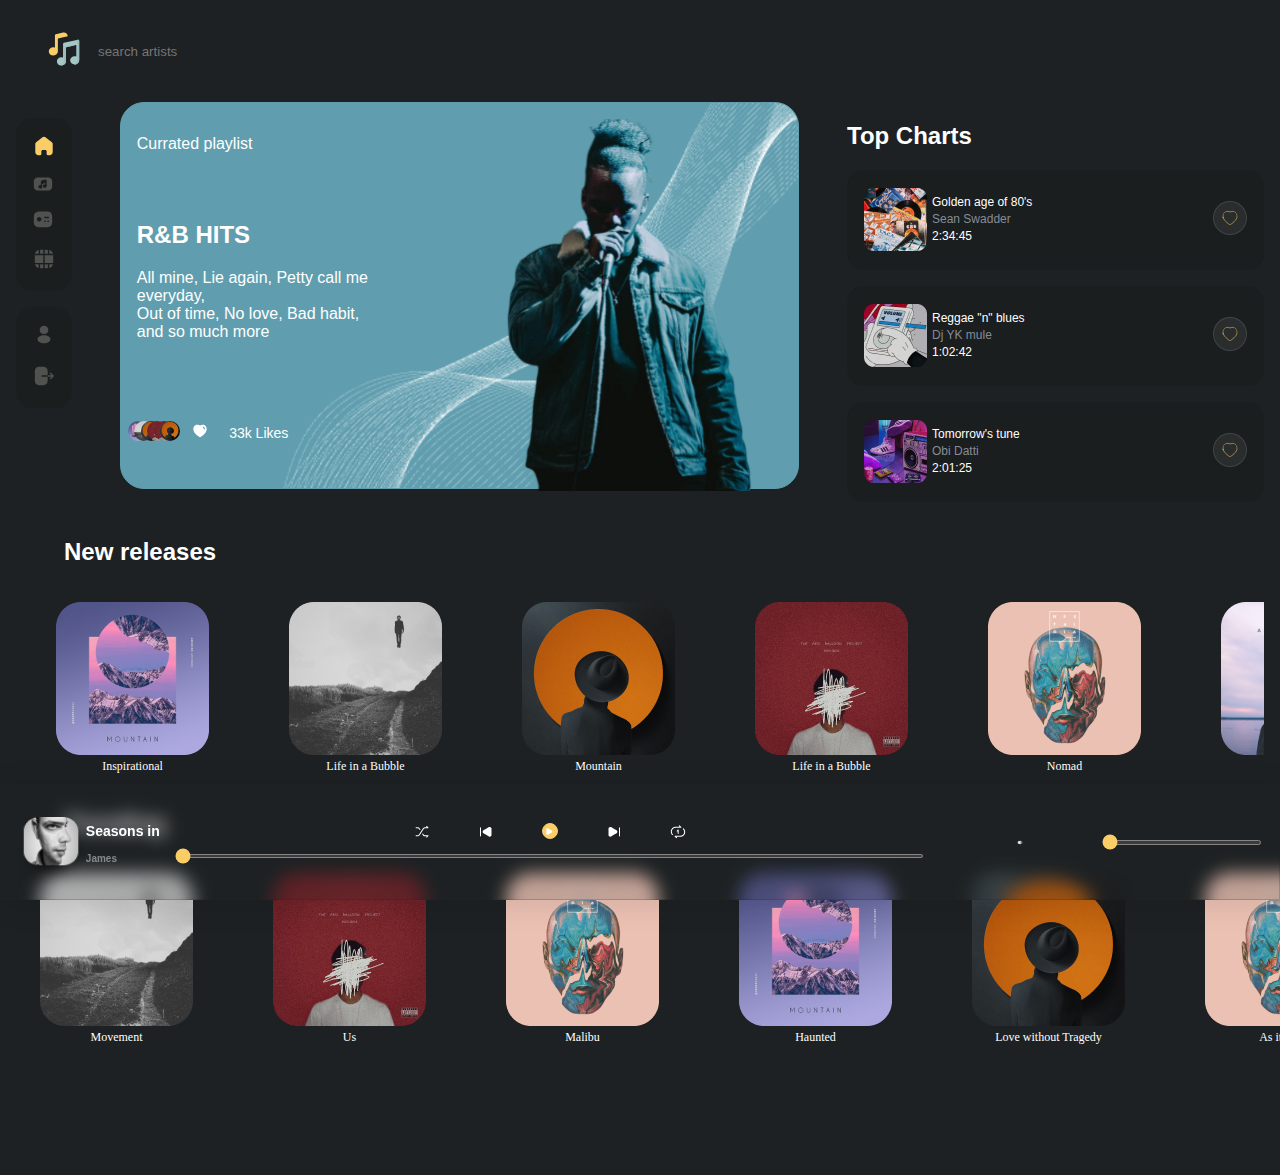
<file: Musica/index.html>
<!DOCTYPE html>
<html>

<head>
    <meta charset="utf-8">
    <meta name="viewport" content="width=device-width, initial-scale=1.0">
    <title>Musica</title>
    <link rel="stylesheet" href="index.css">
    <link rel="preconnect" href="https://fonts.googleapis.com">
    <linK rel="icon" type="images/x-icon" href="images/logo.svg">

</head>

<body>
    <div class="top-nav">
        <div>
            <button class="burger-menu">
                <img src="images/icons/menu 1.svg" alt="menu-icon" class="menu-icon">
            </button>
        </div>
        <div>
            <img src="images/logo.svg">
        </div>

        <div class="search">
            <svg width="16" height="16" viewBox="0 0 16 16" fill="none" xmlns="http://www.w3.org/2000/svg">
                <path
                    d="M7.33333 12.6667C10.2789 12.6667 12.6667 10.2789 12.6667 7.33333C12.6667 4.38781 10.2789 2 7.33333 2C4.38781 2 2 4.38781 2 7.33333C2 10.2789 4.38781 12.6667 7.33333 12.6667Z"
                    stroke="white" stroke-opacity="0.25" stroke-width="1.33333" stroke-linecap="round"
                    stroke-linejoin="round" />
                <path d="M14 14L11.1 11.1" stroke="white" stroke-opacity="0.25" stroke-width="1.33333"
                    stroke-linecap="round" stroke-linejoin="round" />
            </svg>
            <input type="search" placeholder="search artists">
        </div>
    </div>
    <main>
        <div class="mobile-nav">
            <div class="mobile-icon">
                <div>
                    <a href="index.html"><img src="images/icons/Home.svg" alt="home icon"></a>
                </div>
                <div>
                    <p>Home</p>
                </div>
            </div>
            <div class="mobile-icon">
                <div>
                    <a href="playlist.html"><img src="images/icons/playlist.svg" alt="playlist icon"></a>
                </div>
                <div>
                    <p>My Collection</p>
                </div>
            </div>
            <div class="mobile-icon">
                <div>
                    <a><img src="images/icons/radio.svg" alt="radio icon"></a>
                </div>
                <div>
                    <p>Radio</p>
                </div>
            </div>
            <div class="mobile-icon">
                <div>
                    <a><img src="images/icons/videos.svg" alt="video icon"></a>
                </div>
                <div>
                    <p>Video</p>
                </div>
            </div>
            <div class="mobile-icon">
                <div>
                    <a><img src="images/icons/profile.svg" alt="profile icon"></a>
                </div>
                <div>
                    <p>Profile</p>
                </div>
            </div>
            <div class="mobile-icon">
                <div>
                    <a><img src="images/icons/Logout.svg" alt="logout icon"></a>
                </div>
                <div>
                    <p>Log Out</p>
                </div>
            </div>
        </div>
        </div>
        <div class="section">
            <div class="icons-section">

                <div class="icon">
                    <div>
                        <a href="index.html"><img src="images/icons/Home.svg" alt="home icon"></a>
                    </div>
                    <div>
                        <a href="playlist.html"><img src="images/icons/playlist.svg" alt="playlist icon"></a>
                    </div>
                    <div>
                        <a><img src="images/icons/radio.svg" alt="radio icon"></a>
                    </div>
                    <div>
                        <a><img src="images/icons/videos.svg" alt="video icon"></a>
                    </div>

                </div>
                <div class="icon">
                    <div>
                        <a><img src="images/icons/profile.svg" alt="profile icon"></a>
                    </div>
                    <div>
                        <a><img src="images/icons/Logout.svg" alt="logout icon"></a>
                    </div>
                </div>

            </div>
            <div class="hero">
                <div>
                    <p class="currated-playlist">Currated playlist</p>
                    <h2 class="hits">R&B HITS</h2>
                    <p>All mine, Lie again, Petty call me everyday,<span>
                            Out of time, No love, Bad habit,</span> and so much more </p>
                    <div class="hero-btm">
                        <div>
                            <img src="images/Rectangle 14 (1).png" class="disc">
                            <img src="images/Rectangle 14 (2).png" class="disc">
                            <img src="images/Rectangle 14 (3).png" class="disc">
                            <img src="images/Rectangle 14 (4).png" class="disc">
                            <img src="images/Rectangle 14 (4).png" class="disc">
                            <img src="images/Rectangle 14 (3).png" class="disc">
                        </div>
                        <div>
                            <img src="images/icons/heart(2).svg">
                        </div>
                        <div>
                            <p>33k Likes</p>
                        </div>
                    </div>
                </div>
                <div>
                    <img src="images/Pexels Photo by Eric Esma.png" alt="Eric Esma" class="hero-artist">
                </div>
            </div>

            <div class="left-section">
                <h2>Top Charts</h2>
                <div class="parent-section">
                    <div class="child-section">
                        <div class="thumbnail">

                            <div><img src="images/Rectangle 17.png"></div>

                            <div>
                                <div class="desc">
                                    <p>Golden age of 80's</p>
                                    <p class="desc-artist">Sean Swadder</p>
                                    <p>2:34:45</p>
                                </div>
                            </div>
                        </div>
                        <div>
                            <div><img src="images/icons/Stroke-1.svg" alt="heart" class="heart"></div>
                        </div>
                    </div>

                    <div class="child-section">
                        <div class="thumbnail">
                            <div>
                                <img src="images/Rectangle 17 (1).png" alt="Reggae and Blues">
                            </div>
                            <div class="desc">
                                <p>Reggae "n" blues</p>
                                <p class="desc-artist">Dj YK mule </p>
                                <p>1:02:42</p>
                            </div>
                        </div>
                        <div>

                            <div><img src="images/icons/Stroke-1.svg" alt="heart" class="heart"></div>
                        </div>
                    </div>

                    <div class="child-section">
                        <div class="thumbnail">
                            <div>
                                <img src="images/Rectangle 17 (2).png" alt="Tomorrow's tune">
                            </div>
                            <div class="desc">
                                <p><a href="tomorrow's-tune.html">Tomorrow's tune</a></p>
                                <p class="desc-artist">Obi Datti</p>
                                <p>2:01:25</p>
                            </div>
                        </div>
                        <div>
                            <div><img src="images/icons/Stroke-1.svg" alt="heart" class="heart"></div>
                        </div>
                    </div>
                </div>
            </div>

    </main>
    <section class="releases">
        <h2>New releases</h2>
        <div class="section-two">
            <div>
                <figure>
                    <img src="images/Rectangle 14 (1).png" alt="inspirational">
                    <figcaption>Inspirational</figcaption>
                </figure>
            </div>
            <div>
                <figure>
                    <img src="images/Rectangle 14 (2).png" alt="Life in a bubble">
                    <figcaption>Life in a Bubble</figcaption>
                </figure>

            </div>
            <div>
                <figure>
                    <img src="images/Rectangle 14 (3).png" alt="Mountain">
                    <figcaption>Mountain</figcaption>
                </figure>

            </div>
            <div>
                <figure>
                    <img src="images/Rectangle 14 (4).png" alt="life in a bubble">
                    <figcaption>Life in a Bubble</figcaption>
                </figure>

            </div>
            <div>
                <figure>
                    <img src="images/Rectangle 14 (5).png" alt="Nomad">
                    <figcaption>Nomad</figcaption>
                </figure>
            </div>
            <div>
                <figure>
                    <img src="images/Rectangle 14.png" alt="Bounce">
                    <figcaption>Bounce</figcaption>
                </figure>
            </div>
            <div>
                <figure>
                    <img src="images/Rectangle 14 (1).png" alt="life in a bubble">
                    <figcaption>Life in a bubble</figcaption>
                </figure>
            </div>
            <div>
                <figure>
                    <img src="images/Rectangle 14 (2).png" alt="mountain">
                    <figcaption>Mountain</figcaption>
                </figure>
            </div>
            <div>
                <figure>
                    <img src="images/Rectangle 14 (6).png" alt="cloudy">
                    <figcaption>Cloudy</figcaption>
                </figure>
            </div>
        </div>

        <div class="trend-section">
            <h2>Trending</h2>
            <div class="trend">
                <div>
                    <figure>
                        <img src="images/Rectangle 14 (2).png" alt="movement">
                        <figcaption>Movement</figcaption>
                    </figure>
                </div>
                <div>
                    <figure>
                        <img src="images/Rectangle 14 (4).png" alt="us">
                        <figcaption>Us</figcaption>

                    </figure>
                </div>
                <div>
                    <figure>
                        <img src="images/Rectangle 14 (5).png" alt="Malibu">
                        <figcaption>Malibu</figcaption>
                    </figure>
                </div>
                <div>
                    <figure>
                        <img src="images/Rectangle 14 (1).png" alt="Haunted">
                        <figcaption>Haunted</figcaption>
                    </figure>
                </div>
                <div>
                    <figure>
                        <img src="images/Rectangle 14 (3).png" alt="Love without tragedy">
                        <figcaption>Love without Tragedy</figcaption>
                    </figure>
                </div>
                <div>
                    <figure>
                        <img src="images/Rectangle 14 (5).png" alt="As it was">
                        <figcaption>As it was</figcaption>
                    </figure>
                </div>
                <div>
                    <figure>
                        <img src="images/Rectangle 14.png" alt="Cozy">
                        <figcaption>Cozy</figcaption>
                    </figure>
                </div>
                <div>
                    <figure>
                        <img src="images/Rectangle 14 (1).png" alt="break my soul">
                        <figcaption>Break My soul</figcaption>
                    </figure>
                </div>
                <div>
                    <figure>
                        <img src="images/Rectangle 14 (2).png" alt="Unholy">
                        <figcaption>Unholy</figcaption>
                    </figure>
                </div>
                <div>
                    <figure>
                        <img src="images/Rectangle 14 (6).png" alt="Sativa">
                        <figcaption>Sativa</figcaption>
                    </figure>
                </div>
            </div>
        </div>
    </section>

    <section class="player">
        <div class="playing">
            <div>
                <img src="images/Rectangle 15.png">
            </div>
            <div>
                <p class="title">Seasons in</p>
                <p>James</p>
            </div>
        </div>
        <div>
            <div class="player-opt">
                <div>
                    <svg class="shuffle" width="16" height="17" viewBox="0 0 16 17" fill="none"
                        xmlns="http://www.w3.org/2000/svg">
                        <path
                            d="M14.5 12.7593C14.5 12.746 14.4933 12.7327 14.4933 12.7193C14.4867 12.666 14.48 12.6127 14.46 12.566C14.4333 12.506 14.4 12.4593 14.36 12.4127C14.36 12.4127 14.36 12.406 14.3533 12.406C14.3067 12.3593 14.2533 12.326 14.1933 12.2993C14.1333 12.2727 14.0667 12.2593 14 12.2593L10.8867 12.2727C10.8867 12.2727 10.8867 12.2727 10.88 12.2727C10.48 12.2727 10.0933 12.086 9.85333 11.766L9.04 10.7193C8.87333 10.4993 8.56 10.4593 8.34 10.6327C8.12 10.806 8.08 11.1127 8.25333 11.3327L9.06666 12.3793C9.5 12.9393 10.18 13.2727 10.8867 13.2727H10.8933L12.7933 13.266L12.32 13.7393C12.1267 13.9327 12.1267 14.2527 12.32 14.446C12.42 14.546 12.5467 14.5927 12.6733 14.5927C12.8 14.5927 12.9267 14.546 13.0267 14.446L14.36 13.1127C14.4067 13.066 14.44 13.0127 14.4667 12.9527C14.4867 12.886 14.5 12.8193 14.5 12.7593Z"
                            fill="white" />
                        <path
                            d="M5.61333 5.23266C5.18 4.63266 4.48667 4.27933 3.74667 4.27933C3.74 4.27933 3.74 4.27933 3.73333 4.27933L2 4.28599C1.72667 4.28599 1.5 4.51266 1.5 4.78599C1.5 5.05933 1.72667 5.28599 2 5.28599L3.74 5.27933H3.74667C4.16667 5.27933 4.56 5.47933 4.8 5.81933L5.52 6.81933C5.62 6.95266 5.77333 7.02599 5.92667 7.02599C6.02667 7.02599 6.13333 6.99266 6.22 6.93266C6.44667 6.76599 6.49333 6.45266 6.33333 6.23266L5.61333 5.23266Z"
                            fill="white" />
                        <path
                            d="M14.4933 4.82597C14.4933 4.81263 14.5 4.7993 14.5 4.79263C14.5 4.72597 14.4867 4.6593 14.46 4.5993C14.4333 4.5393 14.4 4.48597 14.3533 4.4393L13.02 3.10597C12.8267 2.91263 12.5067 2.91263 12.3133 3.10597C12.12 3.2993 12.12 3.6193 12.3133 3.81263L12.7867 4.28597L10.9667 4.2793C10.96 4.2793 10.96 4.2793 10.9533 4.2793C10.1867 4.2793 9.46667 4.6593 9.04 5.30597L4.78 11.6926C4.54 12.0526 4.13333 12.2726 3.7 12.2726H3.69333L2 12.2593C1.72667 12.2593 1.5 12.4793 1.5 12.7593C1.5 13.0326 1.72 13.2593 2 13.2593L3.7 13.266C3.70667 13.266 3.70667 13.266 3.71333 13.266C4.48667 13.266 5.2 12.886 5.62667 12.2393L9.88667 5.85263C10.1267 5.49263 10.5333 5.27263 10.9667 5.27263H10.9733L14 5.28597C14.0667 5.28597 14.1267 5.27263 14.1933 5.24597C14.2533 5.2193 14.3067 5.18597 14.3533 5.1393C14.3533 5.1393 14.3533 5.13263 14.36 5.13263C14.4 5.08597 14.44 5.0393 14.46 4.9793C14.48 4.93263 14.4867 4.8793 14.4933 4.82597Z"
                            fill="white" />
                    </svg>
                </div>
                <div>
                    <svg class="prev" width="16" height="17" viewBox="0 0 16 17" fill="none"
                        xmlns="http://www.w3.org/2000/svg">
                        <path
                            d="M13.4933 5.58597V11.966C13.4933 13.2726 12.0733 14.0926 10.94 13.4393L8.17334 11.846L5.40667 10.246C4.27334 9.59263 4.27334 7.9593 5.40667 7.30597L8.17334 5.70597L10.94 4.11263C12.0733 3.4593 13.4933 4.27263 13.4933 5.58597Z"
                            fill="white" />
                        <path
                            d="M2.50668 13.3926C2.23335 13.3926 2.00668 13.166 2.00668 12.8926V4.65265C2.00668 4.37932 2.23335 4.15265 2.50668 4.15265C2.78002 4.15265 3.00668 4.37932 3.00668 4.65265V12.8926C3.00668 13.166 2.78002 13.3926 2.50668 13.3926Z"
                            fill="white" />
                    </svg>
                </div>
                <div>
                    <svg width="16" height="16" viewBox="0 0 16 16" fill="none" xmlns="http://www.w3.org/2000/svg"
                        class="play">
                        <path
                            d="M2.50667 5.58597V11.966C2.50667 13.2726 3.92667 14.0926 5.06 13.4393L7.82667 11.846L10.5933 10.246C11.7267 9.59263 11.7267 7.9593 10.5933 7.30597L7.82667 5.70597L5.06 4.11263C3.92667 3.4593 2.50667 4.27263 2.50667 5.58597Z"
                            fill="white" />
                    </svg>
                </div>
                <div>
                    <svg width="16" height="17" viewBox="0 0 16 17" fill="none" xmlns="http://www.w3.org/2000/svg">
                        <path
                            d="M2.50667 5.58597V11.966C2.50667 13.2726 3.92667 14.0926 5.06 13.4393L7.82667 11.846L10.5933 10.246C11.7267 9.59263 11.7267 7.9593 10.5933 7.30597L7.82667 5.70597L5.06 4.11263C3.92667 3.4593 2.50667 4.27263 2.50667 5.58597Z"
                            fill="white" />
                        <path
                            d="M13.4933 13.3926C13.22 13.3926 12.9933 13.166 12.9933 12.8926V4.65265C12.9933 4.37932 13.22 4.15265 13.4933 4.15265C13.7667 4.15265 13.9933 4.37932 13.9933 4.65265V12.8926C13.9933 13.166 13.7733 13.3926 13.4933 13.3926Z"
                            fill="white" />
                    </svg>
                </div>
                <div>

                    <svg class="replay" width="16" height="17" viewBox="0 0 16 17" fill="none"
                        xmlns="http://www.w3.org/2000/svg">
                        <path
                            d="M2.60666 12.226C2.48 12.226 2.35333 12.1793 2.25333 12.0793C1.34 11.1593 0.833328 9.94596 0.833328 8.65929C0.833328 5.98596 2.99999 3.81263 5.66666 3.81263L9.71333 3.82596L8.98666 3.13263C8.78666 2.93929 8.77999 2.62596 8.97333 2.42596C9.16666 2.22596 9.48 2.21929 9.68 2.41263L11.3067 3.97263C11.4533 4.11263 11.5 4.33263 11.4267 4.51929C11.3533 4.70596 11.1667 4.83263 10.96 4.83263L5.66666 4.81929C3.55333 4.81929 1.83333 6.54596 1.83333 8.66596C1.83333 9.68596 2.23333 10.6526 2.96 11.3793C3.15333 11.5726 3.15333 11.8926 2.96 12.086C2.86 12.1793 2.73333 12.226 2.60666 12.226Z"
                            fill="white" />
                        <path
                            d="M6.66666 15.2726C6.53999 15.2726 6.41999 15.226 6.31999 15.1326L4.69333 13.5726C4.54666 13.4326 4.49999 13.2126 4.57333 13.026C4.65333 12.8393 4.83999 12.7393 5.03999 12.7126L10.34 12.726C12.4533 12.726 14.1733 10.9993 14.1733 8.8793C14.1733 7.8593 13.7733 6.89263 13.0467 6.16597C12.8533 5.97263 12.8533 5.65263 13.0467 5.4593C13.24 5.26597 13.56 5.26597 13.7533 5.4593C14.6667 6.3793 15.1733 7.59263 15.1733 8.8793C15.1733 11.5526 13.0067 13.726 10.34 13.726L6.29333 13.7126L7.01999 14.406C7.21999 14.5993 7.22666 14.9126 7.03333 15.1126C6.92666 15.2193 6.79999 15.2726 6.66666 15.2726Z"
                            fill="white" />
                        <path
                            d="M8.16667 11.0526C7.89334 11.0526 7.66667 10.826 7.66667 10.5526V8.29264L7.54 8.43264C7.35334 8.63931 7.04 8.65264 6.83334 8.47264C6.62667 8.29264 6.61334 7.97264 6.79334 7.76597L7.79334 6.65264C7.93334 6.49931 8.15334 6.44597 8.34667 6.51931C8.54 6.59931 8.66667 6.77931 8.66667 6.99264V10.5593C8.66667 10.8326 8.44 11.0526 8.16667 11.0526Z"
                            fill="white" />
                    </svg>
                </div>
            </div>
            <div>
                <div>
                    <input type="range" class="duration" value="0">
                </div>
            </div>
        </div>

        <div class="vol">
            <svg class="volume" width="18" height="18" viewBox="0 0 18 18" fill="none"
                xmlns="http://www.w3.org/2000/svg">
                <path
                    d="M13.5 12.5625C13.38 12.5625 13.2675 12.525 13.1625 12.45C12.915 12.2625 12.8625 11.91 13.05 11.6625C14.2275 10.095 14.2275 7.90499 13.05 6.33749C12.8625 6.08999 12.915 5.73749 13.1625 5.54999C13.41 5.36249 13.7625 5.41499 13.95 5.66249C15.42 7.62749 15.42 10.3725 13.95 12.3375C13.8375 12.4875 13.6725 12.5625 13.5 12.5625Z"
                    fill="#EFEEE0" />
                <path
                    d="M14.8725 14.4375C14.7525 14.4375 14.64 14.4 14.535 14.325C14.2875 14.1375 14.235 13.785 14.4225 13.5375C16.425 10.8675 16.425 7.13249 14.4225 4.46249C14.235 4.21499 14.2875 3.86249 14.535 3.67499C14.7825 3.48749 15.135 3.53999 15.3225 3.78749C17.625 6.85499 17.625 11.145 15.3225 14.2125C15.2175 14.3625 15.045 14.4375 14.8725 14.4375Z"
                    fill="#EFEEE0" />
                <path
                    d="M10.515 2.83501C9.675 2.37001 8.6025 2.49001 7.5075 3.17251L5.3175 4.54501C5.1675 4.63501 4.995 4.68751 4.8225 4.68751H4.125H3.75C1.935 4.68751 0.9375 5.68501 0.9375 7.50001V10.5C0.9375 12.315 1.935 13.3125 3.75 13.3125H4.125H4.8225C4.995 13.3125 5.1675 13.365 5.3175 13.455L7.5075 14.8275C8.1675 15.24 8.8125 15.4425 9.4125 15.4425C9.8025 15.4425 10.1775 15.3525 10.515 15.165C11.3475 14.7 11.8125 13.7325 11.8125 12.4425V5.55751C11.8125 4.26751 11.3475 3.30001 10.515 2.83501Z"
                    fill="#EFEEE0" />
            </svg>
            <input type="range" class="volume" value="0">

        </div>

    </section>
    <script src="index.js">

    </script>

</body>

</html>
</file>
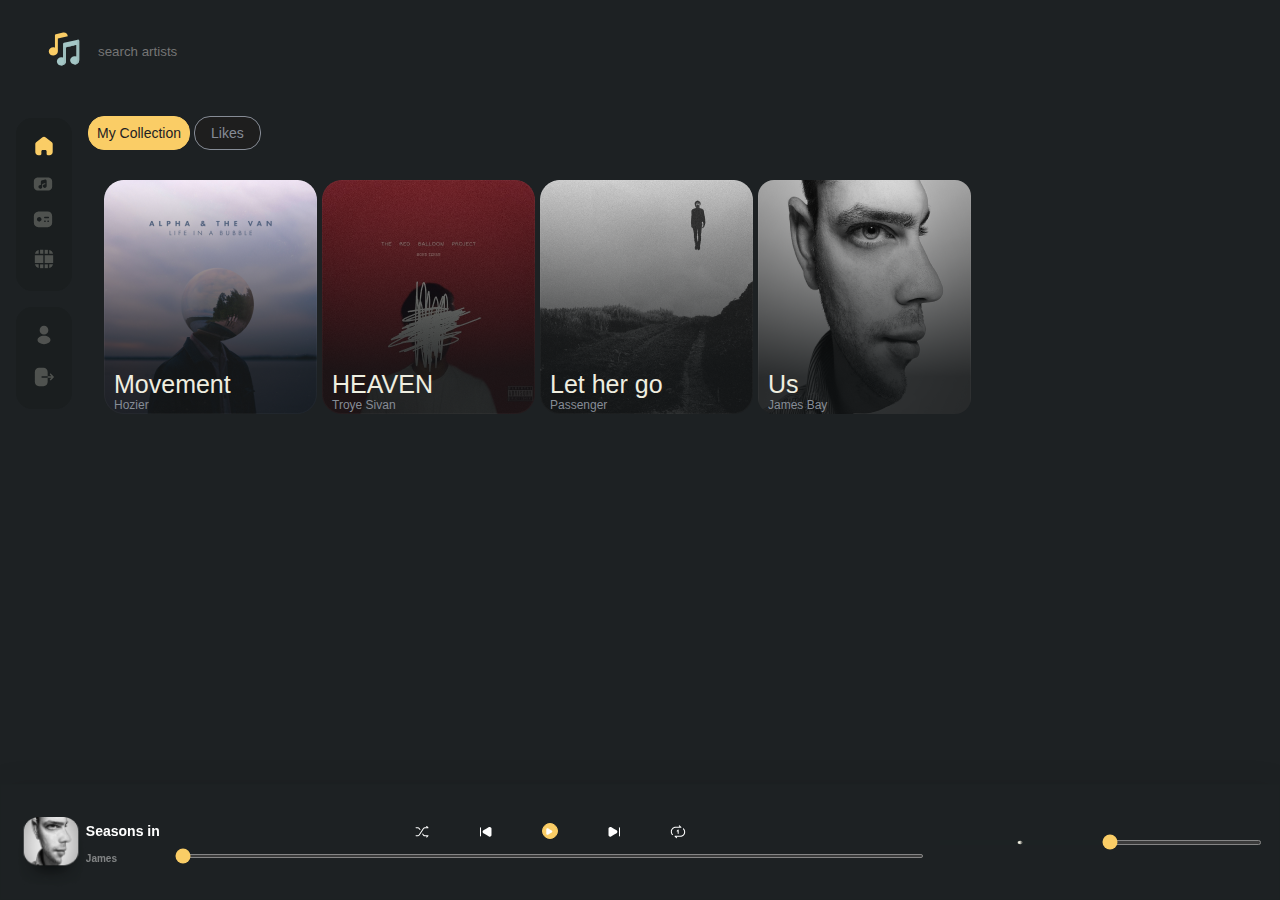
<file: Musica/playlist.html>
<!DOCTYPE html>
<html>

<head>
    <meta charset="utf-8">
    <meta name="viewport" content="width=device-width, initial-scale=1.0">
    <title>Musica</title>
    <link rel="stylesheet" href="index.css">
    <link rel="preconnect" href="https://fonts.googleapis.com">
    <link rel="icon" type="images/x-icon" href="images/logo.svg">
</head>

<body>
    <div class="top-nav">
        <div>
            <button class="burger-menu">
                <img src="images/icons/menu 1.svg" alt="menu-icon" class="menu-icon">
            </button>
        </div>
        <div>
            <img src="images/logo.svg">
        </div>
        <div class="search">
            <svg width="16" height="16" viewBox="0 0 16 16" fill="none" xmlns="http://www.w3.org/2000/svg">
                <path
                    d="M7.33333 12.6667C10.2789 12.6667 12.6667 10.2789 12.6667 7.33333C12.6667 4.38781 10.2789 2 7.33333 2C4.38781 2 2 4.38781 2 7.33333C2 10.2789 4.38781 12.6667 7.33333 12.6667Z"
                    stroke="white" stroke-opacity="0.25" stroke-width="1.33333" stroke-linecap="round"
                    stroke-linejoin="round" />
                <path d="M14 14L11.1 11.1" stroke="white" stroke-opacity="0.25" stroke-width="1.33333"
                    stroke-linecap="round" stroke-linejoin="round" />
            </svg>
            <input type="search" placeholder="search artists">
        </div>


    </div>
    <div>
        <div class="mobile-nav">
            <div class="mobile-icon">
                <div>
                    <a href="index.html"><img src="images/icons/Home.svg" alt="home icon"></a>
                </div>
                <div>
                    <p>Home</p>
                </div>
            </div>
            <div class="mobile-icon">
                <div>
                    <a href="playlist.html"><img src="images/icons/playlist.svg" alt="playlist icon"></a>
                </div>
                <div>
                    <p>My Collection</p>
                </div>
            </div>
            <div class="mobile-icon">
                <div>
                    <a><img src="images/icons/radio.svg" alt="radio icon"></a>
                </div>
                <div>
                    <p>Radio</p>
                </div>
            </div>
            <div class="mobile-icon">
                <div>
                    <a><img src="images/icons/videos.svg" alt="video icon"></a>
                </div>
                <div>
                    <p>Video</p>
                </div>
            </div>
            <div class="mobile-icon">
                <div>
                    <a><img src="images/icons/profile.svg" alt="profile icon"></a>
                </div>
                <div>
                    <p>Profile</p>
                </div>
            </div>
            <div class="mobile-icon">
                <div>
                    <a><img src="images/icons/Logout.svg" alt="logout icon"></a>
                </div>
                <div>
                    <p>Log Out</p>
                </div>
            </div>
        </div>
        </div>
        <div class="section">
            <div class="section">
                <div class="icons-section">

                    <div class="icon">
                        <div>
                            <a href="index.html"><img src="images/icons/Home.svg" alt="home icon"></a>
                        </div>
                        <div>
                            <a href="playlist.html"><img src="images/icons/playlist.svg" alt="playlist icon"></a>
                        </div>
                        <div>
                            <a><img src="images/icons/radio.svg" alt="radio icon"></a>
                        </div>
                        <div>
                            <a><img src="images/icons/videos.svg" alt="video icon"></a>
                        </div>

                    </div>
                    <div class="icon">
                        <div>
                            <a><img src="images/icons/profile.svg" alt="profile icon"></a>
                        </div>
                        <div>
                            <a><img src="images/icons/Logout.svg" alt="logout icon"></a>
                        </div>
                    </div>

                </div>
                <div>
                    <div class="library">
                        <div>
                            <p class="collection">My Collection</p>
                        </div>
                        <div>
                            <p class="likes">Likes</p>
                        </div>
                    </div>
                    <div class="playlist">
                        <div>

                            
                                <img src="images/Rectangle 26 (1).png" alt="Movement Hozier">
                                <p class="playlist-title">Movement</p>
                                <p class="artist">Hozier</p>
                            


                        </div>
                        <div>
                            

                                <img src="images/Rectangle 26 (2).png" alt="Heaven Troye">
                                <p class="playlist-title">HEAVEN</p>
                                <p class="artist">Troye Sivan</p>
                            


                        </div>
                        <div>


                            <img src="images/Rectangle 26 (3).png" alt="Let her go Passenger">
                            <p class="playlist-title">Let her go</p>
                            <p class="artist">Passenger</p>



                        </div>
                        <div>


                            <img src="images/Rectangle 26.png" alt="Us James Bay">
                            <p class="playlist-title">Us</p>
                            <p class="artist">James Bay</p>



                        </div>
                    </div>
                </div>
            </div>

            <section class="player">
                <div class="playing">
                    <div>
                        <img src="images/Rectangle 15.png">
                    </div>
                    <div>
                        <p class="title">Seasons in</p>
                        <p>James</p>
                    </div>
                </div>
                <div>
                    <div class="player-opt">
                        <div>
                            <svg class="shuffle" width="16" height="17" viewBox="0 0 16 17" fill="none"
                                xmlns="http://www.w3.org/2000/svg">
                                <path
                                    d="M14.5 12.7593C14.5 12.746 14.4933 12.7327 14.4933 12.7193C14.4867 12.666 14.48 12.6127 14.46 12.566C14.4333 12.506 14.4 12.4593 14.36 12.4127C14.36 12.4127 14.36 12.406 14.3533 12.406C14.3067 12.3593 14.2533 12.326 14.1933 12.2993C14.1333 12.2727 14.0667 12.2593 14 12.2593L10.8867 12.2727C10.8867 12.2727 10.8867 12.2727 10.88 12.2727C10.48 12.2727 10.0933 12.086 9.85333 11.766L9.04 10.7193C8.87333 10.4993 8.56 10.4593 8.34 10.6327C8.12 10.806 8.08 11.1127 8.25333 11.3327L9.06666 12.3793C9.5 12.9393 10.18 13.2727 10.8867 13.2727H10.8933L12.7933 13.266L12.32 13.7393C12.1267 13.9327 12.1267 14.2527 12.32 14.446C12.42 14.546 12.5467 14.5927 12.6733 14.5927C12.8 14.5927 12.9267 14.546 13.0267 14.446L14.36 13.1127C14.4067 13.066 14.44 13.0127 14.4667 12.9527C14.4867 12.886 14.5 12.8193 14.5 12.7593Z"
                                    fill="white" />
                                <path
                                    d="M5.61333 5.23266C5.18 4.63266 4.48667 4.27933 3.74667 4.27933C3.74 4.27933 3.74 4.27933 3.73333 4.27933L2 4.28599C1.72667 4.28599 1.5 4.51266 1.5 4.78599C1.5 5.05933 1.72667 5.28599 2 5.28599L3.74 5.27933H3.74667C4.16667 5.27933 4.56 5.47933 4.8 5.81933L5.52 6.81933C5.62 6.95266 5.77333 7.02599 5.92667 7.02599C6.02667 7.02599 6.13333 6.99266 6.22 6.93266C6.44667 6.76599 6.49333 6.45266 6.33333 6.23266L5.61333 5.23266Z"
                                    fill="white" />
                                <path
                                    d="M14.4933 4.82597C14.4933 4.81263 14.5 4.7993 14.5 4.79263C14.5 4.72597 14.4867 4.6593 14.46 4.5993C14.4333 4.5393 14.4 4.48597 14.3533 4.4393L13.02 3.10597C12.8267 2.91263 12.5067 2.91263 12.3133 3.10597C12.12 3.2993 12.12 3.6193 12.3133 3.81263L12.7867 4.28597L10.9667 4.2793C10.96 4.2793 10.96 4.2793 10.9533 4.2793C10.1867 4.2793 9.46667 4.6593 9.04 5.30597L4.78 11.6926C4.54 12.0526 4.13333 12.2726 3.7 12.2726H3.69333L2 12.2593C1.72667 12.2593 1.5 12.4793 1.5 12.7593C1.5 13.0326 1.72 13.2593 2 13.2593L3.7 13.266C3.70667 13.266 3.70667 13.266 3.71333 13.266C4.48667 13.266 5.2 12.886 5.62667 12.2393L9.88667 5.85263C10.1267 5.49263 10.5333 5.27263 10.9667 5.27263H10.9733L14 5.28597C14.0667 5.28597 14.1267 5.27263 14.1933 5.24597C14.2533 5.2193 14.3067 5.18597 14.3533 5.1393C14.3533 5.1393 14.3533 5.13263 14.36 5.13263C14.4 5.08597 14.44 5.0393 14.46 4.9793C14.48 4.93263 14.4867 4.8793 14.4933 4.82597Z"
                                    fill="white" />
                            </svg>
                        </div>
                        <div>
                            <svg class="prev" width="16" height="17" viewBox="0 0 16 17" fill="none"
                                xmlns="http://www.w3.org/2000/svg">
                                <path
                                    d="M13.4933 5.58597V11.966C13.4933 13.2726 12.0733 14.0926 10.94 13.4393L8.17334 11.846L5.40667 10.246C4.27334 9.59263 4.27334 7.9593 5.40667 7.30597L8.17334 5.70597L10.94 4.11263C12.0733 3.4593 13.4933 4.27263 13.4933 5.58597Z"
                                    fill="white" />
                                <path
                                    d="M2.50668 13.3926C2.23335 13.3926 2.00668 13.166 2.00668 12.8926V4.65265C2.00668 4.37932 2.23335 4.15265 2.50668 4.15265C2.78002 4.15265 3.00668 4.37932 3.00668 4.65265V12.8926C3.00668 13.166 2.78002 13.3926 2.50668 13.3926Z"
                                    fill="white" />
                            </svg>
                        </div>
                        <div>
                            <svg width="16" height="16" viewBox="0 0 16 16" fill="none"
                                xmlns="http://www.w3.org/2000/svg" class="play">
                                <path
                                    d="M2.50667 5.58597V11.966C2.50667 13.2726 3.92667 14.0926 5.06 13.4393L7.82667 11.846L10.5933 10.246C11.7267 9.59263 11.7267 7.9593 10.5933 7.30597L7.82667 5.70597L5.06 4.11263C3.92667 3.4593 2.50667 4.27263 2.50667 5.58597Z"
                                    fill="white" />
                            </svg>
                        </div>
                        <div>
                            <svg width="16" height="17" viewBox="0 0 16 17" fill="none"
                                xmlns="http://www.w3.org/2000/svg">
                                <path
                                    d="M2.50667 5.58597V11.966C2.50667 13.2726 3.92667 14.0926 5.06 13.4393L7.82667 11.846L10.5933 10.246C11.7267 9.59263 11.7267 7.9593 10.5933 7.30597L7.82667 5.70597L5.06 4.11263C3.92667 3.4593 2.50667 4.27263 2.50667 5.58597Z"
                                    fill="white" />
                                <path
                                    d="M13.4933 13.3926C13.22 13.3926 12.9933 13.166 12.9933 12.8926V4.65265C12.9933 4.37932 13.22 4.15265 13.4933 4.15265C13.7667 4.15265 13.9933 4.37932 13.9933 4.65265V12.8926C13.9933 13.166 13.7733 13.3926 13.4933 13.3926Z"
                                    fill="white" />
                            </svg>
                        </div>
                        <div>

                            <svg class="replay" width="16" height="17" viewBox="0 0 16 17" fill="none"
                                xmlns="http://www.w3.org/2000/svg">
                                <path
                                    d="M2.60666 12.226C2.48 12.226 2.35333 12.1793 2.25333 12.0793C1.34 11.1593 0.833328 9.94596 0.833328 8.65929C0.833328 5.98596 2.99999 3.81263 5.66666 3.81263L9.71333 3.82596L8.98666 3.13263C8.78666 2.93929 8.77999 2.62596 8.97333 2.42596C9.16666 2.22596 9.48 2.21929 9.68 2.41263L11.3067 3.97263C11.4533 4.11263 11.5 4.33263 11.4267 4.51929C11.3533 4.70596 11.1667 4.83263 10.96 4.83263L5.66666 4.81929C3.55333 4.81929 1.83333 6.54596 1.83333 8.66596C1.83333 9.68596 2.23333 10.6526 2.96 11.3793C3.15333 11.5726 3.15333 11.8926 2.96 12.086C2.86 12.1793 2.73333 12.226 2.60666 12.226Z"
                                    fill="white" />
                                <path
                                    d="M6.66666 15.2726C6.53999 15.2726 6.41999 15.226 6.31999 15.1326L4.69333 13.5726C4.54666 13.4326 4.49999 13.2126 4.57333 13.026C4.65333 12.8393 4.83999 12.7393 5.03999 12.7126L10.34 12.726C12.4533 12.726 14.1733 10.9993 14.1733 8.8793C14.1733 7.8593 13.7733 6.89263 13.0467 6.16597C12.8533 5.97263 12.8533 5.65263 13.0467 5.4593C13.24 5.26597 13.56 5.26597 13.7533 5.4593C14.6667 6.3793 15.1733 7.59263 15.1733 8.8793C15.1733 11.5526 13.0067 13.726 10.34 13.726L6.29333 13.7126L7.01999 14.406C7.21999 14.5993 7.22666 14.9126 7.03333 15.1126C6.92666 15.2193 6.79999 15.2726 6.66666 15.2726Z"
                                    fill="white" />
                                <path
                                    d="M8.16667 11.0526C7.89334 11.0526 7.66667 10.826 7.66667 10.5526V8.29264L7.54 8.43264C7.35334 8.63931 7.04 8.65264 6.83334 8.47264C6.62667 8.29264 6.61334 7.97264 6.79334 7.76597L7.79334 6.65264C7.93334 6.49931 8.15334 6.44597 8.34667 6.51931C8.54 6.59931 8.66667 6.77931 8.66667 6.99264V10.5593C8.66667 10.8326 8.44 11.0526 8.16667 11.0526Z"
                                    fill="white" />
                            </svg>
                        </div>
                    </div>
                    <div>
                        <div>
                            <input type="range" class="duration" value="0">
                        </div>
                    </div>
                </div>

                <div class="vol">
                    <svg class="volume" width="18" height="18" viewBox="0 0 18 18" fill="none"
                        xmlns="http://www.w3.org/2000/svg">
                        <path
                            d="M13.5 12.5625C13.38 12.5625 13.2675 12.525 13.1625 12.45C12.915 12.2625 12.8625 11.91 13.05 11.6625C14.2275 10.095 14.2275 7.90499 13.05 6.33749C12.8625 6.08999 12.915 5.73749 13.1625 5.54999C13.41 5.36249 13.7625 5.41499 13.95 5.66249C15.42 7.62749 15.42 10.3725 13.95 12.3375C13.8375 12.4875 13.6725 12.5625 13.5 12.5625Z"
                            fill="#EFEEE0" />
                        <path
                            d="M14.8725 14.4375C14.7525 14.4375 14.64 14.4 14.535 14.325C14.2875 14.1375 14.235 13.785 14.4225 13.5375C16.425 10.8675 16.425 7.13249 14.4225 4.46249C14.235 4.21499 14.2875 3.86249 14.535 3.67499C14.7825 3.48749 15.135 3.53999 15.3225 3.78749C17.625 6.85499 17.625 11.145 15.3225 14.2125C15.2175 14.3625 15.045 14.4375 14.8725 14.4375Z"
                            fill="#EFEEE0" />
                        <path
                            d="M10.515 2.83501C9.675 2.37001 8.6025 2.49001 7.5075 3.17251L5.3175 4.54501C5.1675 4.63501 4.995 4.68751 4.8225 4.68751H4.125H3.75C1.935 4.68751 0.9375 5.68501 0.9375 7.50001V10.5C0.9375 12.315 1.935 13.3125 3.75 13.3125H4.125H4.8225C4.995 13.3125 5.1675 13.365 5.3175 13.455L7.5075 14.8275C8.1675 15.24 8.8125 15.4425 9.4125 15.4425C9.8025 15.4425 10.1775 15.3525 10.515 15.165C11.3475 14.7 11.8125 13.7325 11.8125 12.4425V5.55751C11.8125 4.26751 11.3475 3.30001 10.515 2.83501Z"
                            fill="#EFEEE0" />
                    </svg>
                    <input type="range" class="volume" value="0">

                </div>

            </section>
            <script src="index.js">

            </script>
</body>

</html>
</file>
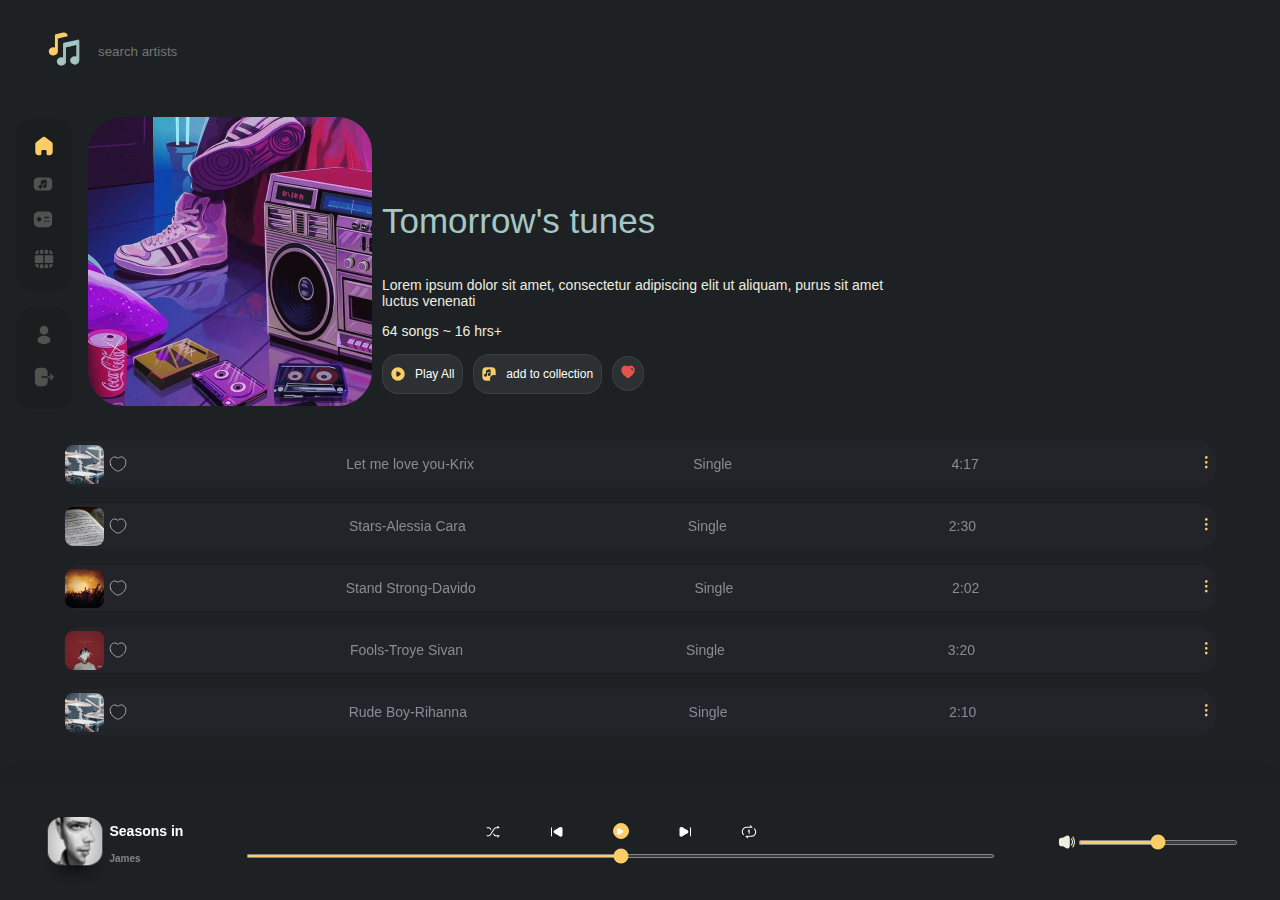
<file: Musica/tomorrow's-tune.html>
<!DOCTYPE html>
<html lang="en">

<head>
    <meta charset="UTF-8">
    <meta http-equiv="X-UA-Compatible" content="IE=edge">
    <meta name="viewport" content="width=device-width, initial-scale=1.0">
    <title>Musica</title>
    <link rel="stylesheet" href="index.css">
    <link rel="preconnect" href="https://fonts.googleapis.com">
    <linK rel="icon" type="images/x-icon" href="images/logo.svg">
</head>

<body>
    <div class="top-nav">
        <div>
            <button class="burger-menu">
                <img src="images/icons/menu 1.svg" alt="menu-icon" class="menu-icon">
            </button>
        </div>
        <div>
            <img src="images/logo.svg">
        </div>
        <div class="search">
            <svg width="16" height="16" viewBox="0 0 16 16" fill="none" xmlns="http://www.w3.org/2000/svg">
                <path
                    d="M7.33333 12.6667C10.2789 12.6667 12.6667 10.2789 12.6667 7.33333C12.6667 4.38781 10.2789 2 7.33333 2C4.38781 2 2 4.38781 2 7.33333C2 10.2789 4.38781 12.6667 7.33333 12.6667Z"
                    stroke="white" stroke-opacity="0.25" stroke-width="1.33333" stroke-linecap="round"
                    stroke-linejoin="round" />
                <path d="M14 14L11.1 11.1" stroke="white" stroke-opacity="0.25" stroke-width="1.33333"
                    stroke-linecap="round" stroke-linejoin="round" />
            </svg>
            <input type="search" placeholder="search artists">
        </div>


    </div>
    <div class="mobile-nav">
        <div class="mobile-icon">
            <div>
                <a href="index.html"><img src="images/icons/Home.svg" alt="home icon"></a>
            </div>
            <div>
                <p>Home</p>
            </div>
        </div>
        <div class="mobile-icon">
            <div>
                <a href="playlist.html"><img src="images/icons/playlist.svg" alt="playlist icon"></a>
            </div>
            <div>
                <p>My Collection</p>
            </div>
        </div>
        <div class="mobile-icon">
            <div>
                <a><img src="images/icons/radio.svg" alt="radio icon"></a>
            </div>
            <div>
                <p>Radio</p>
            </div>
        </div>
        <div class="mobile-icon">
            <div>
                <a><img src="images/icons/videos.svg" alt="video icon"></a>
            </div>
            <div>
                <p>Video</p>
            </div>
        </div>
        <div class="mobile-icon">
            <div>
                <a><img src="images/icons/profile.svg" alt="profile icon"></a>
            </div>
            <div>
                <p>Profile</p>
            </div>
        </div>
        <div class="mobile-icon">
            <div>
                <a><img src="images/icons/Logout.svg" alt="logout icon"></a>
            </div>
            <div>
                <p>Log Out</p>
            </div>
        </div>
    </div>
    </div>
    <div class="section">
        <div class="section">
            <div class="icons-section">

                <div class="icon">
                    <div>
                        <a href="index.html"><img src="images/icons/Home.svg" alt="home icon"></a>
                    </div>
                    <div>
                        <a href="playlist.html"><img src="images/icons/playlist.svg" alt="playlist icon"></a>
                    </div>
                    <div>
                        <a><img src="images/icons/radio.svg" alt="radio icon"></a>
                    </div>
                    <div>
                        <a><img src="images/icons/videos.svg" alt="video icon"></a>
                    </div>

                </div>
                <div class="icon">
                    <div>
                        <a><img src="images/icons/profile.svg" alt="profile icon"></a>
                    </div>
                    <div>
                        <a><img src="images/icons/Logout.svg" alt="logout icon"></a>
                    </div>
                </div>

            </div>
        </div>

        <main class="album">
            <div>
                <img src="images/Lead-image.png" alt="tomorrow's tune" class="album-cover">
            </div>
            <div class="about-album">
                <p class="album-title">Tomorrow's tunes</p>
                <p class="album-desc"> Lorem ipsum dolor sit amet, consectetur adipiscing elit ut aliquam,
                    purus sit amet <span>luctus venenati</span></p>
                <p class="track-list">64 songs ~ 16 hrs+</p>
                <div class="user-opt">
                    <div class="play-all">
                        <img src="images/icons/play-1.svg">
                        <p>Play All</p>
                    </div>
                    <div class="add-track">
                        <img src="images/icons/add.svg">
                        <p>add to collection</p>

                    </div>
                    <div class="heart">

                        <div>
                            <img src="images/icons/heart-2.png" >
                        </div>
                        <div class="like">
                            <p>Like</p>
                        </div>

                    </div>
                </div>
            </div>
        </main>
    </div>

    <section class="track-table">
        <div class="tracks">
            <div class="track-cover">
                <img src="images/Rectangle 25.png">
                <img src="images/icons/heart-3.svg">
            </div>
            <div>
                <p>Let me love you-Krix</p>
            </div>
            <div>
                <p>Single</p>
            </div>
            <div>
                <p>4:17</p>
            </div>
            <div>
                <div><svg width="17" height="17" viewBox="0 0 17 17" fill="none" xmlns="http://www.w3.org/2000/svg">
                        <path
                            d="M8.25782 8.94595C8.63788 8.94595 8.94598 8.63785 8.94598 8.25779C8.94598 7.87774 8.63788 7.56964 8.25782 7.56964C7.87777 7.56964 7.56967 7.87774 7.56967 8.25779C7.56967 8.63785 7.87777 8.94595 8.25782 8.94595Z"
                            stroke="#FACD66" stroke-width="1.3763" stroke-linecap="round" stroke-linejoin="round" />
                        <path
                            d="M8.25782 4.12887C8.63788 4.12887 8.94598 3.82077 8.94598 3.44072C8.94598 3.06066 8.63788 2.75256 8.25782 2.75256C7.87777 2.75256 7.56967 3.06066 7.56967 3.44072C7.56967 3.82077 7.87777 4.12887 8.25782 4.12887Z"
                            stroke="#FACD66" stroke-width="1.3763" stroke-linecap="round" stroke-linejoin="round" />
                        <path
                            d="M8.25782 13.763C8.63788 13.763 8.94598 13.4549 8.94598 13.0749C8.94598 12.6948 8.63788 12.3867 8.25782 12.3867C7.87777 12.3867 7.56967 12.6948 7.56967 13.0749C7.56967 13.4549 7.87777 13.763 8.25782 13.763Z"
                            stroke="#FACD66" stroke-width="1.3763" stroke-linecap="round" stroke-linejoin="round" />
                    </svg></div>
            </div>
        </div>
        <div class="tracks">
            <div class="track-cover">
                <img src="images/Rectangle-25(1).png">
                <img src="images/icons/heart-3.svg">
            </div>
            <div>
                <p>Stars-Alessia Cara</p>
            </div>
            <div>
                <p>Single</p>
            </div>
            <div>
                <p>2:30</p>
            </div>
            <div>
                <svg width="17" height="17" viewBox="0 0 17 17" fill="none" xmlns="http://www.w3.org/2000/svg">
                    <path
                        d="M8.25782 8.94595C8.63788 8.94595 8.94598 8.63785 8.94598 8.25779C8.94598 7.87774 8.63788 7.56964 8.25782 7.56964C7.87777 7.56964 7.56967 7.87774 7.56967 8.25779C7.56967 8.63785 7.87777 8.94595 8.25782 8.94595Z"
                        stroke="#FACD66" stroke-width="1.3763" stroke-linecap="round" stroke-linejoin="round" />
                    <path
                        d="M8.25782 4.12887C8.63788 4.12887 8.94598 3.82077 8.94598 3.44072C8.94598 3.06066 8.63788 2.75256 8.25782 2.75256C7.87777 2.75256 7.56967 3.06066 7.56967 3.44072C7.56967 3.82077 7.87777 4.12887 8.25782 4.12887Z"
                        stroke="#FACD66" stroke-width="1.3763" stroke-linecap="round" stroke-linejoin="round" />
                    <path
                        d="M8.25782 13.763C8.63788 13.763 8.94598 13.4549 8.94598 13.0749C8.94598 12.6948 8.63788 12.3867 8.25782 12.3867C7.87777 12.3867 7.56967 12.6948 7.56967 13.0749C7.56967 13.4549 7.87777 13.763 8.25782 13.763Z"
                        stroke="#FACD66" stroke-width="1.3763" stroke-linecap="round" stroke-linejoin="round" />
                </svg>
            </div>
        </div>
        <div class="tracks">
            <div class="track-cover">
                <img src="images/Rectangle 25-(2).png">
                <img src="images/icons/heart-3.svg">
            </div>
            <div>
                <p>Stand Strong-Davido</p>
            </div>
            <div>
                <p>Single</p>
            </div>
            <div>
                <p>2:02</p>
            </div>
            <div>
                <svg width="17" height="17" viewBox="0 0 17 17" fill="none" xmlns="http://www.w3.org/2000/svg">
                    <path
                        d="M8.25782 8.94595C8.63788 8.94595 8.94598 8.63785 8.94598 8.25779C8.94598 7.87774 8.63788 7.56964 8.25782 7.56964C7.87777 7.56964 7.56967 7.87774 7.56967 8.25779C7.56967 8.63785 7.87777 8.94595 8.25782 8.94595Z"
                        stroke="#FACD66" stroke-width="1.3763" stroke-linecap="round" stroke-linejoin="round" />
                    <path
                        d="M8.25782 4.12887C8.63788 4.12887 8.94598 3.82077 8.94598 3.44072C8.94598 3.06066 8.63788 2.75256 8.25782 2.75256C7.87777 2.75256 7.56967 3.06066 7.56967 3.44072C7.56967 3.82077 7.87777 4.12887 8.25782 4.12887Z"
                        stroke="#FACD66" stroke-width="1.3763" stroke-linecap="round" stroke-linejoin="round" />
                    <path
                        d="M8.25782 13.763C8.63788 13.763 8.94598 13.4549 8.94598 13.0749C8.94598 12.6948 8.63788 12.3867 8.25782 12.3867C7.87777 12.3867 7.56967 12.6948 7.56967 13.0749C7.56967 13.4549 7.87777 13.763 8.25782 13.763Z"
                        stroke="#FACD66" stroke-width="1.3763" stroke-linecap="round" stroke-linejoin="round" />
                </svg>
            </div>
        </div>
        <div class="tracks">
            <div class="track-cover">
                <img src="images/Rectangle 25-(3).png">
                <img src="images/icons/heart-3.svg">
            </div>
            <div>
                <p>Fools-Troye Sivan</p>
            </div>
            <div>
                <p>Single</p>
            </div>
            <div>
                <p>3:20</p>
            </div>
            <div>
                <svg width="17" height="17" viewBox="0 0 17 17" fill="none" xmlns="http://www.w3.org/2000/svg">
                    <path
                        d="M8.25782 8.94595C8.63788 8.94595 8.94598 8.63785 8.94598 8.25779C8.94598 7.87774 8.63788 7.56964 8.25782 7.56964C7.87777 7.56964 7.56967 7.87774 7.56967 8.25779C7.56967 8.63785 7.87777 8.94595 8.25782 8.94595Z"
                        stroke="#FACD66" stroke-width="1.3763" stroke-linecap="round" stroke-linejoin="round" />
                    <path
                        d="M8.25782 4.12887C8.63788 4.12887 8.94598 3.82077 8.94598 3.44072C8.94598 3.06066 8.63788 2.75256 8.25782 2.75256C7.87777 2.75256 7.56967 3.06066 7.56967 3.44072C7.56967 3.82077 7.87777 4.12887 8.25782 4.12887Z"
                        stroke="#FACD66" stroke-width="1.3763" stroke-linecap="round" stroke-linejoin="round" />
                    <path
                        d="M8.25782 13.763C8.63788 13.763 8.94598 13.4549 8.94598 13.0749C8.94598 12.6948 8.63788 12.3867 8.25782 12.3867C7.87777 12.3867 7.56967 12.6948 7.56967 13.0749C7.56967 13.4549 7.87777 13.763 8.25782 13.763Z"
                        stroke="#FACD66" stroke-width="1.3763" stroke-linecap="round" stroke-linejoin="round" />
                </svg>
            </div>
        </div>
        <div class="tracks">
            <div class="track-cover">
                <img src="images/Rectangle 254.png">
                <img src="images/icons/heart-3.svg">
            </div>
            <div>
                <p>Rude Boy-Rihanna</p>
            </div>
            <div>
                <p>Single</p>
            </div>
            <div>
                <P>2:10</P>
            </div>
            <div>
                <svg width="17" height="17" viewBox="0 0 17 17" fill="none" xmlns="http://www.w3.org/2000/svg">
                    <path
                        d="M8.25782 8.94595C8.63788 8.94595 8.94598 8.63785 8.94598 8.25779C8.94598 7.87774 8.63788 7.56964 8.25782 7.56964C7.87777 7.56964 7.56967 7.87774 7.56967 8.25779C7.56967 8.63785 7.87777 8.94595 8.25782 8.94595Z"
                        stroke="#FACD66" stroke-width="1.3763" stroke-linecap="round" stroke-linejoin="round" />
                    <path
                        d="M8.25782 4.12887C8.63788 4.12887 8.94598 3.82077 8.94598 3.44072C8.94598 3.06066 8.63788 2.75256 8.25782 2.75256C7.87777 2.75256 7.56967 3.06066 7.56967 3.44072C7.56967 3.82077 7.87777 4.12887 8.25782 4.12887Z"
                        stroke="#FACD66" stroke-width="1.3763" stroke-linecap="round" stroke-linejoin="round" />
                    <path
                        d="M8.25782 13.763C8.63788 13.763 8.94598 13.4549 8.94598 13.0749C8.94598 12.6948 8.63788 12.3867 8.25782 12.3867C7.87777 12.3867 7.56967 12.6948 7.56967 13.0749C7.56967 13.4549 7.87777 13.763 8.25782 13.763Z"
                        stroke="#FACD66" stroke-width="1.3763" stroke-linecap="round" stroke-linejoin="round" />
                </svg>
            </div>
        </div>
    </section>

    <section class="player">
        <div class="playing">
            <div>
                <img src="images/Rectangle 15.png">
            </div>
            <div>
                <p class="title">Seasons in</p>
                <p>James</p>
            </div>
        </div>
        <div>
            <div class="player-opt">
                <div>
                    <svg class="shuffle" width="16" height="17" viewBox="0 0 16 17" fill="none" xmlns="http://www.w3.org/2000/svg">
                        <path
                            d="M14.5 12.7593C14.5 12.746 14.4933 12.7327 14.4933 12.7193C14.4867 12.666 14.48 12.6127 14.46 12.566C14.4333 12.506 14.4 12.4593 14.36 12.4127C14.36 12.4127 14.36 12.406 14.3533 12.406C14.3067 12.3593 14.2533 12.326 14.1933 12.2993C14.1333 12.2727 14.0667 12.2593 14 12.2593L10.8867 12.2727C10.8867 12.2727 10.8867 12.2727 10.88 12.2727C10.48 12.2727 10.0933 12.086 9.85333 11.766L9.04 10.7193C8.87333 10.4993 8.56 10.4593 8.34 10.6327C8.12 10.806 8.08 11.1127 8.25333 11.3327L9.06666 12.3793C9.5 12.9393 10.18 13.2727 10.8867 13.2727H10.8933L12.7933 13.266L12.32 13.7393C12.1267 13.9327 12.1267 14.2527 12.32 14.446C12.42 14.546 12.5467 14.5927 12.6733 14.5927C12.8 14.5927 12.9267 14.546 13.0267 14.446L14.36 13.1127C14.4067 13.066 14.44 13.0127 14.4667 12.9527C14.4867 12.886 14.5 12.8193 14.5 12.7593Z"
                            fill="white" />
                        <path
                            d="M5.61333 5.23266C5.18 4.63266 4.48667 4.27933 3.74667 4.27933C3.74 4.27933 3.74 4.27933 3.73333 4.27933L2 4.28599C1.72667 4.28599 1.5 4.51266 1.5 4.78599C1.5 5.05933 1.72667 5.28599 2 5.28599L3.74 5.27933H3.74667C4.16667 5.27933 4.56 5.47933 4.8 5.81933L5.52 6.81933C5.62 6.95266 5.77333 7.02599 5.92667 7.02599C6.02667 7.02599 6.13333 6.99266 6.22 6.93266C6.44667 6.76599 6.49333 6.45266 6.33333 6.23266L5.61333 5.23266Z"
                            fill="white" />
                        <path
                            d="M14.4933 4.82597C14.4933 4.81263 14.5 4.7993 14.5 4.79263C14.5 4.72597 14.4867 4.6593 14.46 4.5993C14.4333 4.5393 14.4 4.48597 14.3533 4.4393L13.02 3.10597C12.8267 2.91263 12.5067 2.91263 12.3133 3.10597C12.12 3.2993 12.12 3.6193 12.3133 3.81263L12.7867 4.28597L10.9667 4.2793C10.96 4.2793 10.96 4.2793 10.9533 4.2793C10.1867 4.2793 9.46667 4.6593 9.04 5.30597L4.78 11.6926C4.54 12.0526 4.13333 12.2726 3.7 12.2726H3.69333L2 12.2593C1.72667 12.2593 1.5 12.4793 1.5 12.7593C1.5 13.0326 1.72 13.2593 2 13.2593L3.7 13.266C3.70667 13.266 3.70667 13.266 3.71333 13.266C4.48667 13.266 5.2 12.886 5.62667 12.2393L9.88667 5.85263C10.1267 5.49263 10.5333 5.27263 10.9667 5.27263H10.9733L14 5.28597C14.0667 5.28597 14.1267 5.27263 14.1933 5.24597C14.2533 5.2193 14.3067 5.18597 14.3533 5.1393C14.3533 5.1393 14.3533 5.13263 14.36 5.13263C14.4 5.08597 14.44 5.0393 14.46 4.9793C14.48 4.93263 14.4867 4.8793 14.4933 4.82597Z"
                            fill="white" />
                    </svg>
                </div>
                <div>
                    <svg class="prev" width="16" height="17" viewBox="0 0 16 17" fill="none" xmlns="http://www.w3.org/2000/svg">
                        <path
                            d="M13.4933 5.58597V11.966C13.4933 13.2726 12.0733 14.0926 10.94 13.4393L8.17334 11.846L5.40667 10.246C4.27334 9.59263 4.27334 7.9593 5.40667 7.30597L8.17334 5.70597L10.94 4.11263C12.0733 3.4593 13.4933 4.27263 13.4933 5.58597Z"
                            fill="white" />
                        <path
                            d="M2.50668 13.3926C2.23335 13.3926 2.00668 13.166 2.00668 12.8926V4.65265C2.00668 4.37932 2.23335 4.15265 2.50668 4.15265C2.78002 4.15265 3.00668 4.37932 3.00668 4.65265V12.8926C3.00668 13.166 2.78002 13.3926 2.50668 13.3926Z"
                            fill="white" />
                    </svg>
                </div>
                <div>
                    <svg width="16" height="16" viewBox="0 0 16 16" fill="none" xmlns="http://www.w3.org/2000/svg"
                        class="play">
                        <path
                            d="M2.50667 5.58597V11.966C2.50667 13.2726 3.92667 14.0926 5.06 13.4393L7.82667 11.846L10.5933 10.246C11.7267 9.59263 11.7267 7.9593 10.5933 7.30597L7.82667 5.70597L5.06 4.11263C3.92667 3.4593 2.50667 4.27263 2.50667 5.58597Z"
                            fill="white" />
                    </svg>
                </div>
                <div>
                    <svg width="16" height="17" viewBox="0 0 16 17" fill="none" xmlns="http://www.w3.org/2000/svg">
                        <path
                            d="M2.50667 5.58597V11.966C2.50667 13.2726 3.92667 14.0926 5.06 13.4393L7.82667 11.846L10.5933 10.246C11.7267 9.59263 11.7267 7.9593 10.5933 7.30597L7.82667 5.70597L5.06 4.11263C3.92667 3.4593 2.50667 4.27263 2.50667 5.58597Z"
                            fill="white" />
                        <path
                            d="M13.4933 13.3926C13.22 13.3926 12.9933 13.166 12.9933 12.8926V4.65265C12.9933 4.37932 13.22 4.15265 13.4933 4.15265C13.7667 4.15265 13.9933 4.37932 13.9933 4.65265V12.8926C13.9933 13.166 13.7733 13.3926 13.4933 13.3926Z"
                            fill="white" />
                    </svg>
                </div>
                <div>

                    <svg class="replay" width="16" height="17" viewBox="0 0 16 17" fill="none" xmlns="http://www.w3.org/2000/svg">
                        <path
                            d="M2.60666 12.226C2.48 12.226 2.35333 12.1793 2.25333 12.0793C1.34 11.1593 0.833328 9.94596 0.833328 8.65929C0.833328 5.98596 2.99999 3.81263 5.66666 3.81263L9.71333 3.82596L8.98666 3.13263C8.78666 2.93929 8.77999 2.62596 8.97333 2.42596C9.16666 2.22596 9.48 2.21929 9.68 2.41263L11.3067 3.97263C11.4533 4.11263 11.5 4.33263 11.4267 4.51929C11.3533 4.70596 11.1667 4.83263 10.96 4.83263L5.66666 4.81929C3.55333 4.81929 1.83333 6.54596 1.83333 8.66596C1.83333 9.68596 2.23333 10.6526 2.96 11.3793C3.15333 11.5726 3.15333 11.8926 2.96 12.086C2.86 12.1793 2.73333 12.226 2.60666 12.226Z"
                            fill="white" />
                        <path
                            d="M6.66666 15.2726C6.53999 15.2726 6.41999 15.226 6.31999 15.1326L4.69333 13.5726C4.54666 13.4326 4.49999 13.2126 4.57333 13.026C4.65333 12.8393 4.83999 12.7393 5.03999 12.7126L10.34 12.726C12.4533 12.726 14.1733 10.9993 14.1733 8.8793C14.1733 7.8593 13.7733 6.89263 13.0467 6.16597C12.8533 5.97263 12.8533 5.65263 13.0467 5.4593C13.24 5.26597 13.56 5.26597 13.7533 5.4593C14.6667 6.3793 15.1733 7.59263 15.1733 8.8793C15.1733 11.5526 13.0067 13.726 10.34 13.726L6.29333 13.7126L7.01999 14.406C7.21999 14.5993 7.22666 14.9126 7.03333 15.1126C6.92666 15.2193 6.79999 15.2726 6.66666 15.2726Z"
                            fill="white" />
                        <path
                            d="M8.16667 11.0526C7.89334 11.0526 7.66667 10.826 7.66667 10.5526V8.29264L7.54 8.43264C7.35334 8.63931 7.04 8.65264 6.83334 8.47264C6.62667 8.29264 6.61334 7.97264 6.79334 7.76597L7.79334 6.65264C7.93334 6.49931 8.15334 6.44597 8.34667 6.51931C8.54 6.59931 8.66667 6.77931 8.66667 6.99264V10.5593C8.66667 10.8326 8.44 11.0526 8.16667 11.0526Z"
                            fill="white" />
                    </svg>
                </div>
            </div>
            <div>
                <div>
                    <input type="range" class="duration">
                </div>
            </div>
        </div>

        <div class="vol">
            <svg width="18" height="18" viewBox="0 0 18 18" fill="none" xmlns="http://www.w3.org/2000/svg">
                <path
                    d="M13.5 12.5625C13.38 12.5625 13.2675 12.525 13.1625 12.45C12.915 12.2625 12.8625 11.91 13.05 11.6625C14.2275 10.095 14.2275 7.90499 13.05 6.33749C12.8625 6.08999 12.915 5.73749 13.1625 5.54999C13.41 5.36249 13.7625 5.41499 13.95 5.66249C15.42 7.62749 15.42 10.3725 13.95 12.3375C13.8375 12.4875 13.6725 12.5625 13.5 12.5625Z"
                    fill="#EFEEE0" />
                <path
                    d="M14.8725 14.4375C14.7525 14.4375 14.64 14.4 14.535 14.325C14.2875 14.1375 14.235 13.785 14.4225 13.5375C16.425 10.8675 16.425 7.13249 14.4225 4.46249C14.235 4.21499 14.2875 3.86249 14.535 3.67499C14.7825 3.48749 15.135 3.53999 15.3225 3.78749C17.625 6.85499 17.625 11.145 15.3225 14.2125C15.2175 14.3625 15.045 14.4375 14.8725 14.4375Z"
                    fill="#EFEEE0" />
                <path
                    d="M10.515 2.83501C9.675 2.37001 8.6025 2.49001 7.5075 3.17251L5.3175 4.54501C5.1675 4.63501 4.995 4.68751 4.8225 4.68751H4.125H3.75C1.935 4.68751 0.9375 5.68501 0.9375 7.50001V10.5C0.9375 12.315 1.935 13.3125 3.75 13.3125H4.125H4.8225C4.995 13.3125 5.1675 13.365 5.3175 13.455L7.5075 14.8275C8.1675 15.24 8.8125 15.4425 9.4125 15.4425C9.8025 15.4425 10.1775 15.3525 10.515 15.165C11.3475 14.7 11.8125 13.7325 11.8125 12.4425V5.55751C11.8125 4.26751 11.3475 3.30001 10.515 2.83501Z"
                    fill="#EFEEE0" />
            </svg>
            <input type="range" class="volume">

        </div>

    </section>


<script src="index.js">

</script>



</body>

</html>
</file>
<file: Musica/index.css>
* {
  box-sizing: border-box;
}
/*Home Styling*/
body {
  background-color: #1d2123;
  margin: 0;
  padding: 0;
  font-family: "Roboto", sans-serif;
}
.burger-menu{
  background-color:inherit;
  border: none;
  outline: none;
  cursor: pointer;
  z-index: 1;
  position: absolute;
  left: 0;
  display: none;

}
.mobile-nav{
  color: #EFEEE040;
  border: 1px solid #EFEEE040;
  background-color: rgb(26,30,31);
  position: absolute;
  width: 100%;
  top: 0;
  display: none;
  padding-top: 3rem;
}

.mobile-icon{
  display: flex;
  align-items: center;
  gap: 10px;
  padding: 0.5rem;
  cursor: pointer;
  
}

.top-nav img {
  max-width: 100%;
}
.top-nav input {
  position: absolute;
  width: 20%;
  left: 96px;
  border: none;
  color: white;
  background: #1d2123;
  height: 1.5rem;
}
.top-nav input:focus {
  border: none;
  outline: none;
}
.top-nav {
  margin: 2rem;
  display: flex;
  gap: 15px;
}
.search {
  display: flex;
  align-items: center;
  border: 1px solid #1d2123;
  border-radius: 1rem;
}
.section {
  display: flex;
}
.section img {
  max-width: 100%;
}
.icon {
  border: 1px solid #1a1e1f;
  border-radius: 1rem;
  padding: 0.5rem;
  margin: 1rem;
  background-color: #1a1e1f;
}
.icon img {
  padding: 0.5rem;
  max-width: 100%;
}
.icon img:hover {
  cursor: pointer;
  transform: scale(1.2);
}
.hero {
  display: flex;
  justify-content: space-between;
  border: 1px solid #609eaf;
  border-radius: 1.5rem;
  background-color: #609eaf;
  padding: 1rem;
  background-image: url(images/spiral.png);
  background-size: cover;
  color: #ffffff;
  font-family: "Roboto", sans-serif;
  margin: 0 2rem;
  height: 387px;
}
.hero .disc {
  width: 20px;
  height: 20px;
  flex: none;
  order: 3;
  flex-grow: 0;
  margin: 0px -9px;
  border-radius: 50%;
}
.hero p {
  display: flex;
  flex-direction: column;
}

.hero-btm {
  display: flex;
  align-items: center;
  justify-content: space-between;
  width: 50%;
  margin-top: 5rem;
}
.hero-btm p {
  margin: 0;
  font-size: 14px;
  font-weight: lighter;
}
.hero .hits {
  padding-top: 3rem;
}

.left-section h2 {
  color: #ffffff;
  font-family: "Roboto", sans-serif;
  margin-left: 1rem;
}
.child-section {
  display: flex;
  justify-content: space-between;
  background-color: #1a1e1f;
  margin: 1rem;
  border: 1px solid #1a1e1f;
  border-radius: 1rem;
  width: 417px;
  height: 100px;
  top: 0;
  left: 0;
  font-family: "Roboto", sans-serif;
  padding: 1rem;
  font-size: 12px;
  text-align: left;
  align-items: center;
  cursor: pointer;
}
.child-section .thumbnail {
  display: flex;
  gap: 5px;
  align-items: center;
  line-height: 5px;
}

.child-section .heart {
  border: 1px solid #ffffff1c;
  border-radius: 50%;
  padding: 0.5rem;
}
.desc-artist {
  color: #868c96;
  font-size: 12px;
}
.desc a {
  color: #ffffff;
  text-decoration: none;
}
.child-section .desc {
  color: #ffffff;
}
.releases {
  padding-bottom: 3cm;
}
.releases h2 {
  color: #ffffff;
  margin-left: 4rem;
  font-family: "Roboto", sans-serif;
}
.section-two {
  display: flex;
  margin: 1rem;
}
.trend-section .trend,
.section-two {
  display: flex;
  overflow-x: scroll;
  overflow-y: hidden;
}

::-webkit-scrollbar-track {
  width: 2px;
  box-shadow: none;
}
::-webkit-scrollbar {
  width: 5px;
}
::-webkit-scrollbar-thumb {
  background-color: #1d2123;
  border-radius: 1rem;
}
figcaption {
  font-family: Quicksand;
  font-size: 12px;
  font-weight: 400;
  line-height: 15px;
  letter-spacing: 0em;
  text-align: left;
  color: #ffffff;
  text-align: center;
}
/*Player section*/
.player {
  display: flex;
  justify-content: space-around;
  align-items: center;
  padding: 0.5rem;
  position: fixed;
  bottom: 0;
  width: 100%;
  background-color: rgba(29, 33, 35, 0.2);
  box-shadow: 0 4px 30px rgba(0, 0, 0, 0.1);
  backdrop-filter: blur(9px);
  -webkit-backdrop-filter: blur(9px);
  border: 1px solid rgba(29, 33, 35, 0.2);
  cursor: pointer;
}
.playing {
  display: flex;
  justify-content: space-around;
  align-items: center;
}
.playing img {
  max-width: 100%;
  height: 70px;
  width: 70px;
  top: 32px;
  border-radius: 14px;
  margin-top: 1.5em;
}
.player-opt {
  display: flex;
  justify-content: center;
  align-items: center;
  gap: 3em;
}
.player-opt .play {
  border: 1px solid #facd66;
  border-radius: 50%;
  background-color: #facd66;
  align-content: center;
  padding: 0.1rem;
}

.playing .title {
  font-size: 14px;
  font-weight: 700;
  letter-spacing: 0em;
  text-align: left;
  line-height: 16.8px;
  color: #ffffff;
}
.playing p {
  font-size: 10px;
  font-weight: 700;
  letter-spacing: 0em;
  text-align: left;
  line-height: 12px;
  color: #ffffff70;
}
.duration {
  accent-color: #facd66;
  width: 749px;
  height: 4px;
  outline: none;
  border: none;
  background-color: rgba(29, 33, 23, 0.2);
  border: none;
  backdrop-filter: blur(5px);
  -webkit-backdrop-filter: blur(5px);
}

.vol {
  display: flex;
  align-items: center;
  cursor: pointer;
}
.volume {
  width: 160px;
  height: 5px;
  border: none;
  outline: none;
  background-color: rgba(29, 33, 35, 0.2);
  accent-color: #facd66;
  backdrop-filter: blur(5px);
  -webkit-backdrop-filter: blur(5px);
  cursor: pointer;
}

/*Playlist section*/
.library {
  display: flex;
  gap: 4px;
  align-items: center;
}
.collection {
  border: 1px solid #facd66;
  border-radius: 1rem;
  background-color: #facd66;
  color: #1d2123;
  padding: 0.5rem;
  font-size: 14px;
  text-align: center;
}
.likes {
  border: 1px solid #868c96;
  border-radius: 1rem;
  background-color: #1e1e1e;
  color: #868c96;
  padding: 0.5rem 1rem;
  font-size: 14px;
  text-align: center;
}
.playlist {
  display: flex;
  gap: 5px;
  align-items: center;
  padding: 1rem;
  position: relative;
}
.playlist img {
  max-width: 100%;
  border-radius: 1rem;
  cursor: pointer;
}
.playlist .songs:hover {
  transform: scale(1.2);
  transition: 0.5s ease-in-out;
}
.playlist-title {
  font-size: 25px;
  color: #efeee0;
  text-align: left;
  position: absolute;
  bottom: 10px;
  margin-left: 10px;
}
.playlist-feat {
  display: flex;
  align-items: center;
}

.artist {
  font-size: 12px;
  color: #868c96;
  text-align: left;
  position: absolute;
  bottom: 10px;
  margin-left: 10px;
}
/* Tomorrow's tune section*/
.tomorrow-tune {
  background-image: url(images/Lead-image.png);
  background-size: cover;
  backdrop-filter: blur(5px);
  -webkit-backdrop-filter: blur(5px);
}
.album,
.user-opt {
  display: flex;
  gap: 10px;
  align-items: center;
}
.album .album-cover {
  max-width: 100%;
}
.about-album {
  align-items: flex-end;
  margin-top: 2rem;
}
.album-title {
  font-size: 35px;
  color: #a4c7c6;
  line-height: 42px;
}
.album-desc {
  font-size: 14px;
  color: #efeee0;
  display: flex;
  flex-direction: column;
}
.track-list {
  font-size: 14px;
  line-height: 120%;
  color: #efeee0;
}
.play-all,
.add-track,
.heart {
  border: 1px solid #ffffff12;
  border-radius: 1rem;
  background-color: #ffffff12;
  cursor: pointer;
  align-items: center;
  font-size: 12px;
  color: #ffffff;
}
.add-track,
.play-all {
  display: flex;
  align-items: center;
  gap: 10px;
  padding: 0rem 0.5rem;
}
.heart {
  padding: 0.5rem;
}
.track-table {
  padding-bottom: 3cm;
}
.tracks {
  display: flex;
  justify-content: space-between;
  border: 1px solid rgba(42, 40, 47, 0.1);
  background-color: rgba(42, 40, 47, 0.5);
  border-radius: 1rem;
  width: 90%;
  align-items: center;
  margin: 1rem auto;
  backdrop-filter: blur(5px);
  opacity: 1;
  -webkit-backdrop-filter: blur(5px);
  font-size: 14px;
  color: #868c96;
  text-align: center;
  cursor: pointer;
}
.track-cover {
  display: flex;
  align-items: center;
  gap: 5px;
  max-width: 100%;
}
.like{
  display: none;
}

@media screen and (max-width: 600px) {
  .mobile-nav.active,.burger-menu{
    display: block;
  }
  .icon,
  .hero-artist,
  .search, .volume,.prev,.shuffle,
  .duration,.replay,.vol {
    display: none;
  }
  .section {
    display: flex;
    flex-direction: column;
  }
  .parent-section {
    display: flex;
    justify-content: space-between;
    overflow-x: scroll;
    overflow-y: hidden;
    padding: 1rem;
    align-items: center;
  }
  .child-section .thumbnail {
    display: flex;
    flex-direction: column;
    line-height: 5px;
    gap: none;
    justify-content: space-between;
    width: 323px;
    height: 200px;
    justify-content: left;
  }
  .library {
    justify-content: center;
    margin-bottom: 2rem;
  }
  .likes,
  .collection {
    width: 175px;
  }

  .playlist {
    display: flex;
    flex-direction: column;
  }
  .playlist-title,
  .artist {
    position: initial;
    transform: translateY(-100px);
  }
  .album{
    display: flex;
    flex-direction: column;
    align-items: center;
    margin: auto;
  }
  .about-album,.user-opt{
    margin: 0rem 0.5rem;
  }
  .heart{
    display: flex;
    justify-content: space-between;
    width:60px;
    height: 36px;
    align-items: center;
  }
  .like{
    display: block;
  }
}
</file>
